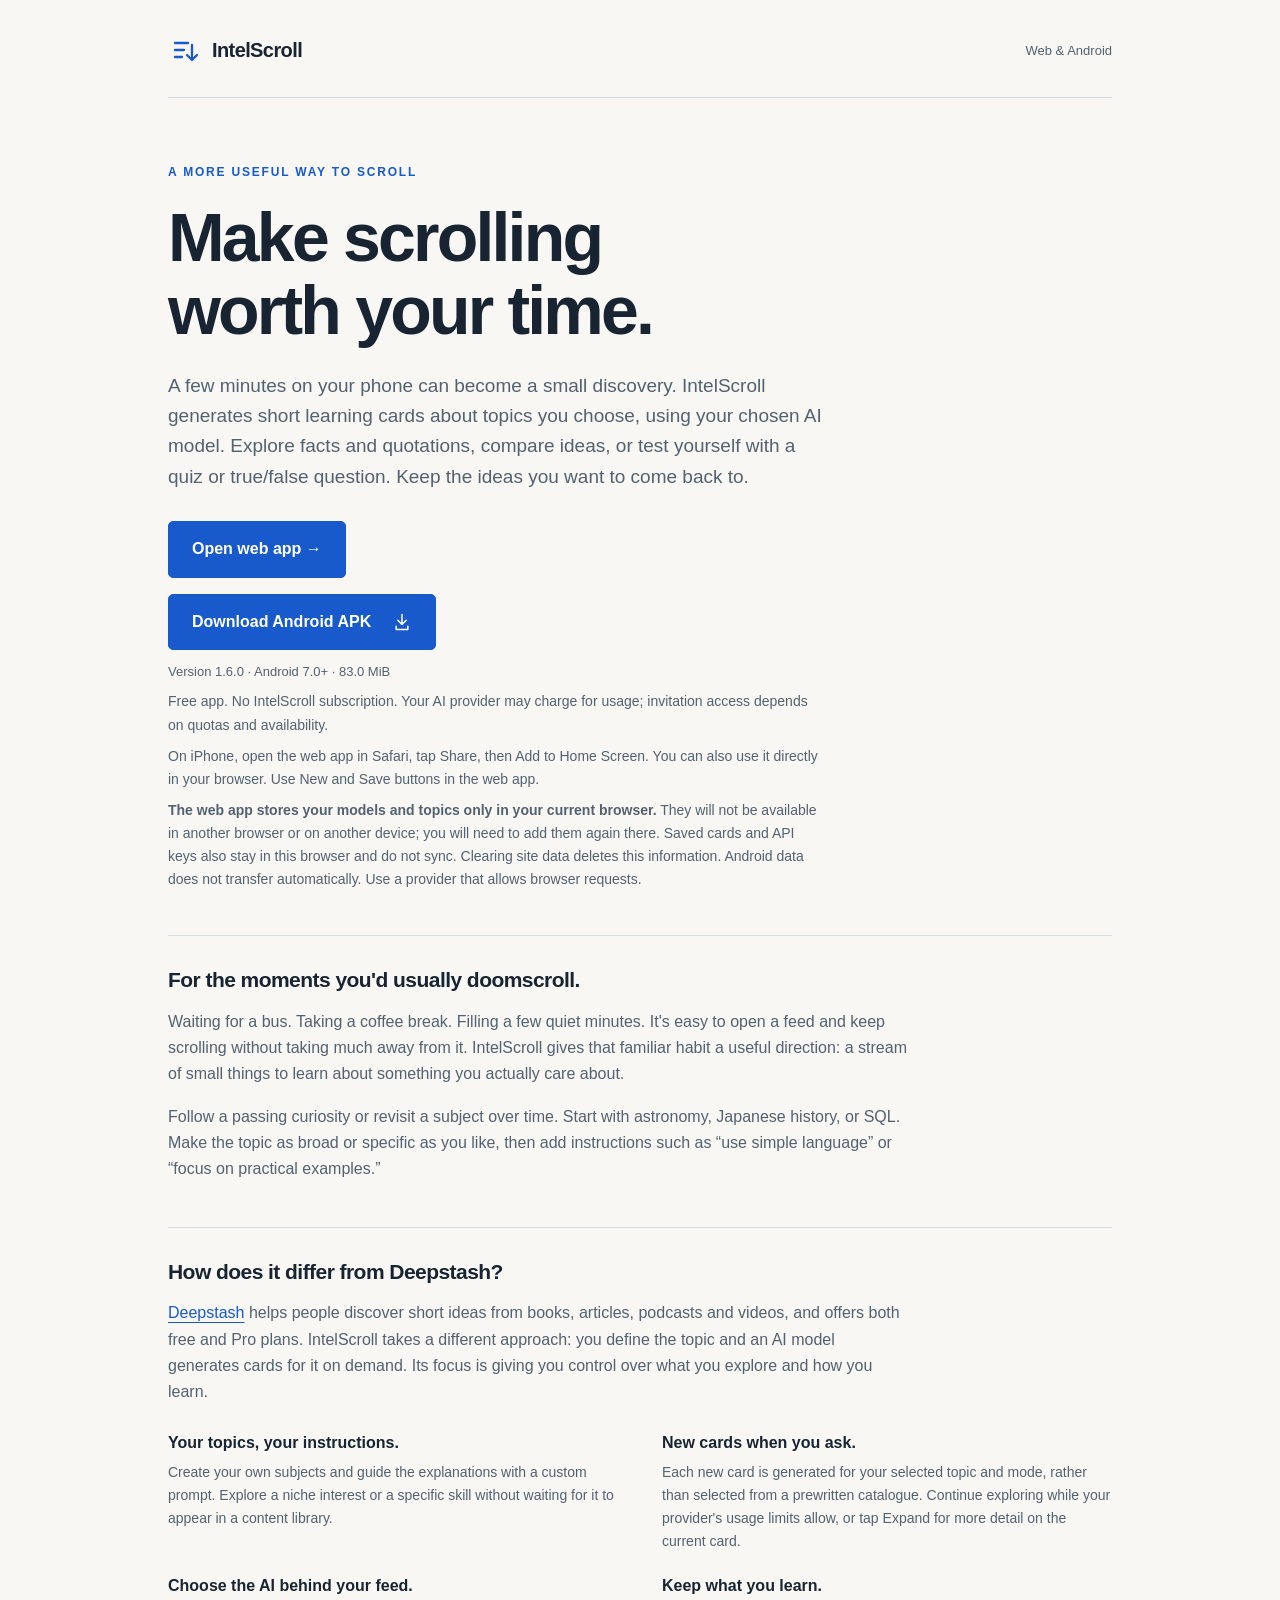
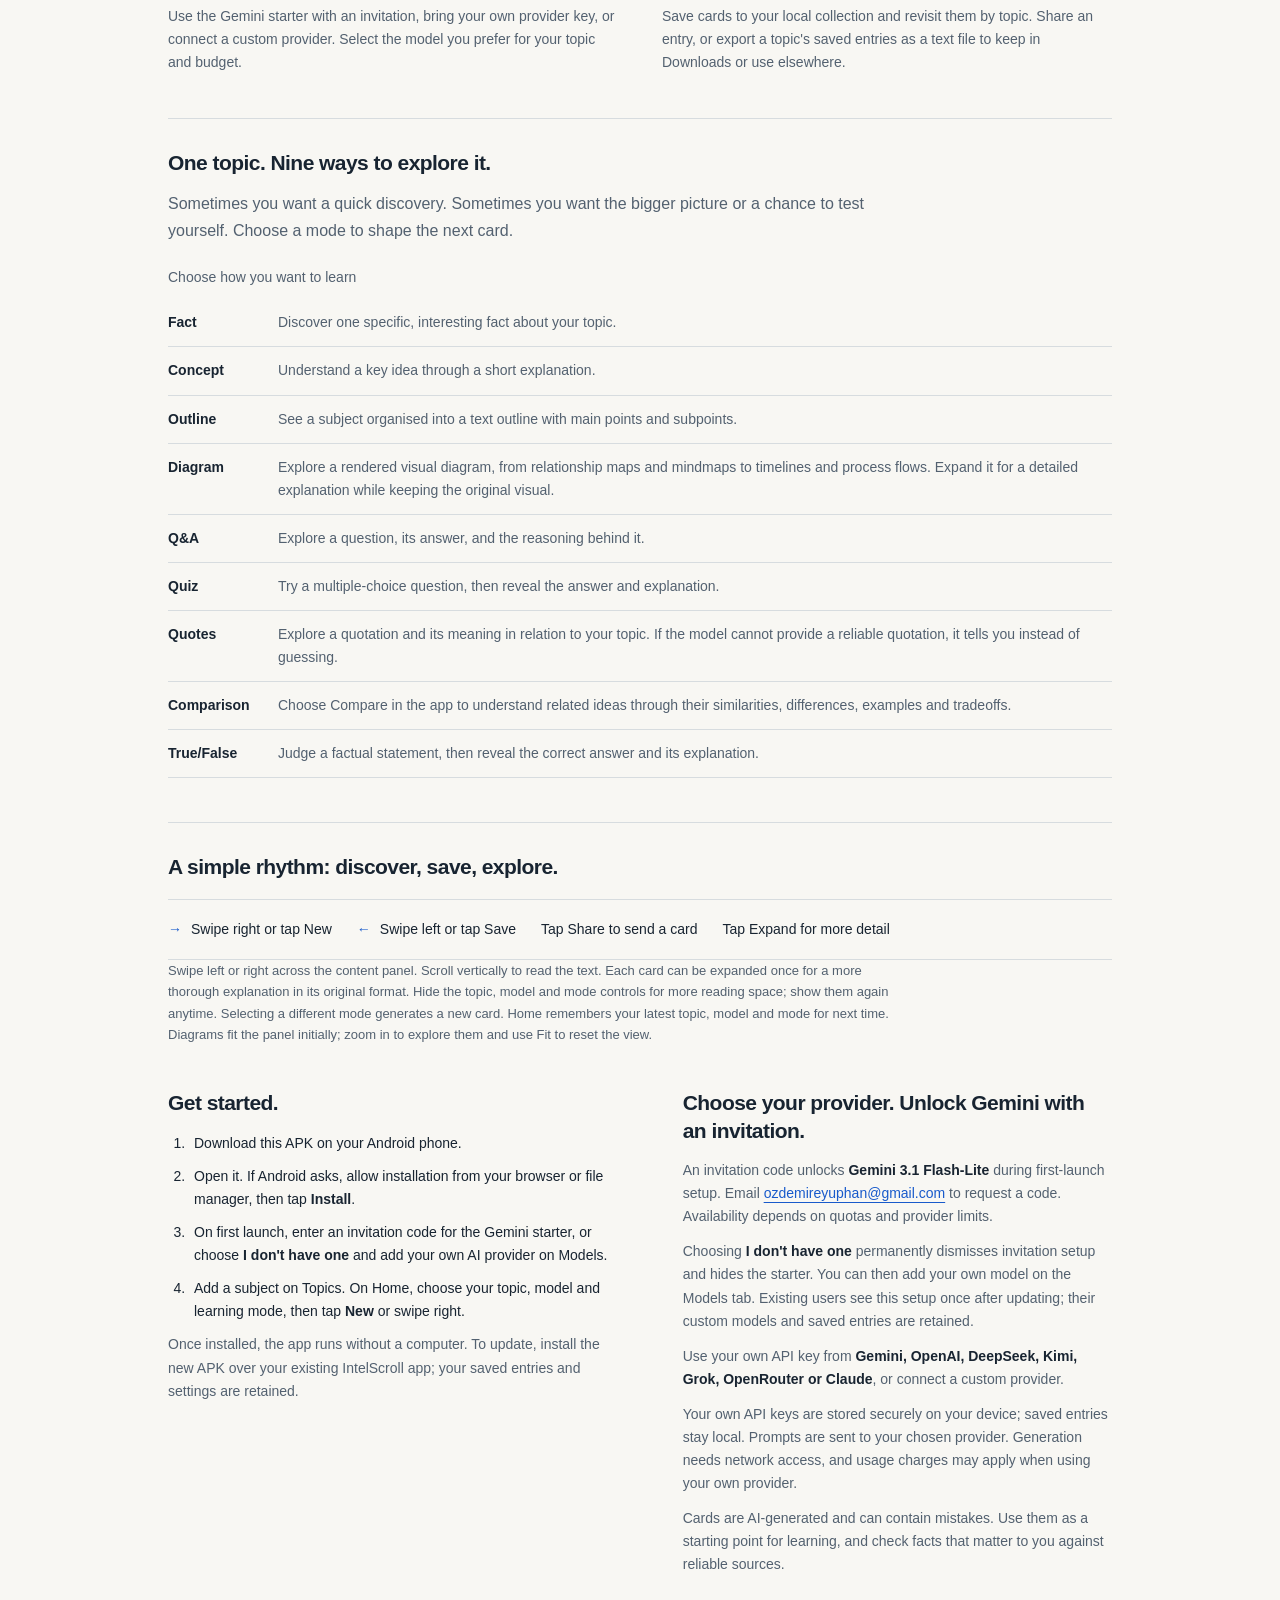
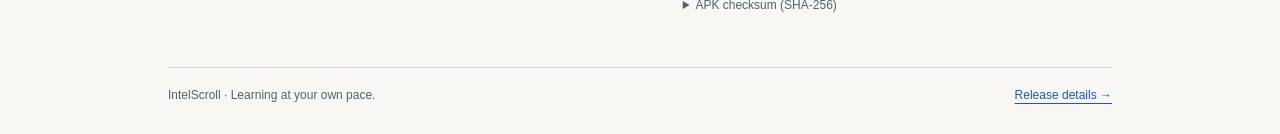
<file: index.html>
<!doctype html>
<html lang="en">
<head>
  <meta charset="utf-8">
  <meta name="viewport" content="width=device-width, initial-scale=1">
  <meta name="theme-color" content="#f8f7f3">
  <meta name="description" content="Make spare moments more useful with IntelScroll: AI-generated learning cards on your own topics, nine learning modes, visual diagrams, and your choice of AI provider. Free Android app; provider usage may cost extra.">
  <title>IntelScroll</title>
  <style>
    :root { color-scheme: light; --paper: #f8f7f3; --ink: #182431; --muted: #536170; --blue: #185acb; --line: #d7dcdF; }
    * { box-sizing: border-box; }
    body { margin: 0; background: var(--paper); color: var(--ink); font-family: -apple-system, BlinkMacSystemFont, "Segoe UI", sans-serif; font-size: 16px; line-height: 1.65; }
    a { color: var(--blue); text-underline-offset: 4px; }
    a:hover { text-decoration-thickness: 2px; }
    a:focus-visible, summary:focus-visible { outline: 3px solid var(--blue); outline-offset: 5px; }
    .page { max-width: 1032px; margin: auto; padding: 34px 44px 28px; }
    header { display: flex; align-items: center; gap: 12px; padding-bottom: 30px; border-bottom: 1px solid var(--line); }
    .mark { display: block; width: 32px; height: 32px; color: var(--blue); flex: 0 0 auto; }
    .wordmark { font-weight: 750; font-size: 20px; letter-spacing: -.6px; }
    .platform { margin-left: auto; font-size: 13px; color: var(--muted); }
    main { padding-top: 65px; }
    .eyebrow { margin: 0 0 18px; font-size: 12px; font-weight: 750; letter-spacing: 1.8px; text-transform: uppercase; color: var(--blue); }
    h1 { max-width: 740px; margin: 0 0 23px; font-size: clamp(42px, 6vw, 68px); font-weight: 750; line-height: 1.08; letter-spacing: -2.8px; }
    .intro { max-width: 655px; margin: 0 0 29px; font-size: 19px; color: var(--muted); line-height: 1.6; }
    .download { display: inline-flex; align-items: center; justify-content: center; gap: 21px; padding: 14px 23px; border: 1px solid var(--blue); background: var(--blue); color: #fff; font-size: 16px; font-weight: 650; text-decoration: none; border-radius: 5px; transition: background .15s ease, transform .15s ease; }
    .download:hover { background: #12489f; border-color: #12489f; }
    .download:active { transform: translateY(1px); }
    .download svg { width: 20px; height: 20px; }
    .metadata { margin: 11px 0 0; font-size: 13px; color: var(--muted); }
    .pricing { max-width: 655px; margin: 8px 0 0; font-size: 14px; color: var(--muted); }
    .story { margin-top: 44px; padding-top: 30px; border-top: 1px solid var(--line); }
    .story > p { max-width: 740px; margin: 0 0 16px; color: var(--muted); }
    .features { display: grid; grid-template-columns: 1fr 1fr; gap: 22px 44px; margin: 26px 0 0; }
    h3 { margin: 0 0 7px; font-size: 16px; line-height: 1.4; }
    .features p { margin: 0; font-size: 14px; color: var(--muted); }
    .modes { width: 100%; margin-top: 22px; border-collapse: collapse; font-size: 14px; }
    .modes caption { text-align: left; margin-bottom: 10px; color: var(--muted); }
    .modes th, .modes td { padding: 12px 0; text-align: left; vertical-align: top; border-bottom: 1px solid var(--line); }
    .modes th { width: 110px; padding-right: 20px; font-weight: 650; }
    .modes td { color: var(--muted); }
    .gestures { display: flex; flex-wrap: wrap; gap: 12px 25px; margin: 18px 0 0; padding: 18px 0; border-top: 1px solid var(--line); border-bottom: 1px solid var(--line); }
    .gestures span { display: inline-flex; align-items: center; gap: 9px; font-size: 14px; }
    .arrow { color: var(--blue); font-size: 21px; line-height: 1; font-weight: 600; }
    .mode-note { margin: 10px 0 0; color: var(--muted); font-size: 13px; }
    .information { display: grid; grid-template-columns: 1.05fr 1fr; gap: 64px; margin-top: 44px; }
    h2 { margin: 0 0 15px; font-size: 21px; letter-spacing: -.55px; line-height: 1.3; }
    ol { margin: 0; padding-left: 21px; }
    li { padding-left: 5px; margin: 0 0 10px; font-size: 14px; }
    .information p { margin: 0 0 12px; font-size: 14px; color: var(--muted); }
    .information strong { color: var(--ink); font-weight: 650; }
    details { margin-top: 19px; font-size: 12px; color: var(--muted); }
    summary { cursor: pointer; width: fit-content; }
    details code { display: block; margin-top: 10px; padding: 10px 12px; border: 1px solid var(--line); border-radius: 3px; font-size: 11px; overflow-wrap: anywhere; word-break: break-word; }
    footer { display: flex; justify-content: space-between; flex-wrap: wrap; gap: 10px 24px; margin-top: 52px; padding-top: 18px; border-top: 1px solid var(--line); color: var(--muted); font-size: 12px; }
    footer p { margin: 0; }
    @media (max-width: 620px) {
      .page { padding: 23px 24px; }
      header { padding-bottom: 21px; }
      main { padding-top: 41px; }
      h1 { font-size: clamp(38px, 9vw, 52px); letter-spacing: -1.7px; }
      .intro { font-size: 17px; }
      .information { grid-template-columns: 1fr; gap: 29px; margin-top: 33px; }
      .story { margin-top: 33px; padding-top: 25px; }
      .features { grid-template-columns: 1fr; gap: 20px; }
      .modes th { width: 85px; padding-right: 12px; }
      .gestures { display: grid; grid-template-columns: 1fr 1fr; gap: 13px; }
      footer { margin-top: 34px; }
    }
    @media (prefers-reduced-motion: reduce) { .download { transition: none; } }
  </style>
</head>
<body>
  <div class="page">
    <header>
      <svg class="mark" viewBox="0 0 32 32" fill="none" aria-hidden="true"><path d="M7 8h13M7 15h9M7 22h7M24 10v15m-5-5 5 5 5-5" stroke="currentColor" stroke-width="2.3" stroke-linecap="round" stroke-linejoin="round"/></svg>
      <span class="wordmark">IntelScroll</span>
      <span class="platform">Web &amp; Android</span>
    </header>
    <main>
      <section aria-labelledby="headline">
        <p class="eyebrow">A more useful way to scroll</p>
        <h1 id="headline">Make scrolling<br>worth your time.</h1>
        <p class="intro">A few minutes on your phone can become a small discovery. IntelScroll generates short learning cards about topics you choose, using your chosen AI model. Explore facts and quotations, compare ideas, or test yourself with a quiz or true/false question. Keep the ideas you want to come back to.</p>
        <p><a class="download" href="./app/">Open web app &rarr;</a></p>
        <a class="download" href="https://github.com/EyuphanOzdemir/intelscroll/releases/download/v1.6.0/IntelScroll-1.6.0.apk">Download Android APK<svg viewBox="0 0 24 24" fill="none" aria-hidden="true"><path d="M12 3v12m-5-5 5 5 5-5M5 17v4h14v-4" stroke="currentColor" stroke-width="1.8" stroke-linecap="round" stroke-linejoin="round"/></svg></a>
        <p class="metadata">Version 1.6.0 &middot; Android 7.0+ &middot; 83.0 MiB</p>
        <p class="pricing">Free app. No IntelScroll subscription. Your AI provider may charge for usage; invitation access depends on quotas and availability.</p>
        <p class="pricing">On iPhone, open the web app in Safari, tap Share, then Add to Home Screen. You can also use it directly in your browser. Use New and Save buttons in the web app.</p>
        <p class="pricing"><strong>The web app stores your models and topics only in your current browser.</strong> They will not be available in another browser or on another device; you will need to add them again there. Saved cards and API keys also stay in this browser and do not sync. Clearing site data deletes this information. Android data does not transfer automatically. Use a provider that allows browser requests.</p>
      </section>
      <section class="story" aria-labelledby="purpose-heading">
        <h2 id="purpose-heading">For the moments you'd usually doomscroll.</h2>
        <p>Waiting for a bus. Taking a coffee break. Filling a few quiet minutes. It's easy to open a feed and keep scrolling without taking much away from it. IntelScroll gives that familiar habit a useful direction: a stream of small things to learn about something you actually care about.</p>
        <p>Follow a passing curiosity or revisit a subject over time. Start with astronomy, Japanese history, or SQL. Make the topic as broad or specific as you like, then add instructions such as “use simple language” or “focus on practical examples.”</p>
      </section>
      <section class="story" aria-labelledby="difference-heading">
        <h2 id="difference-heading">How does it differ from Deepstash?</h2>
        <p><a href="https://deepstash.com/">Deepstash</a> helps people discover short ideas from books, articles, podcasts and videos, and offers both free and Pro plans. IntelScroll takes a different approach: you define the topic and an AI model generates cards for it on demand. Its focus is giving you control over what you explore and how you learn.</p>
        <div class="features">
          <div>
            <h3>Your topics, your instructions.</h3>
            <p>Create your own subjects and guide the explanations with a custom prompt. Explore a niche interest or a specific skill without waiting for it to appear in a content library.</p>
          </div>
          <div>
            <h3>New cards when you ask.</h3>
            <p>Each new card is generated for your selected topic and mode, rather than selected from a prewritten catalogue. Continue exploring while your provider's usage limits allow, or tap Expand for more detail on the current card.</p>
          </div>
          <div>
            <h3>Choose the AI behind your feed.</h3>
            <p>Use the Gemini starter with an invitation, bring your own provider key, or connect a custom provider. Select the model you prefer for your topic and budget.</p>
          </div>
          <div>
            <h3>Keep what you learn.</h3>
            <p>Save cards to your local collection and revisit them by topic. Share an entry, or export a topic's saved entries as a text file to keep in Downloads or use elsewhere.</p>
          </div>
        </div>
      </section>
      <section class="story" aria-labelledby="modes-heading">
        <h2 id="modes-heading">One topic. Nine ways to explore it.</h2>
        <p>Sometimes you want a quick discovery. Sometimes you want the bigger picture or a chance to test yourself. Choose a mode to shape the next card.</p>
        <table class="modes">
          <caption>Choose how you want to learn</caption>
          <tbody>
            <tr><th scope="row">Fact</th><td>Discover one specific, interesting fact about your topic.</td></tr>
            <tr><th scope="row">Concept</th><td>Understand a key idea through a short explanation.</td></tr>
            <tr><th scope="row">Outline</th><td>See a subject organised into a text outline with main points and subpoints.</td></tr>
            <tr><th scope="row">Diagram</th><td>Explore a rendered visual diagram, from relationship maps and mindmaps to timelines and process flows. Expand it for a detailed explanation while keeping the original visual.</td></tr>
            <tr><th scope="row">Q&amp;A</th><td>Explore a question, its answer, and the reasoning behind it.</td></tr>
            <tr><th scope="row">Quiz</th><td>Try a multiple-choice question, then reveal the answer and explanation.</td></tr>
            <tr><th scope="row">Quotes</th><td>Explore a quotation and its meaning in relation to your topic. If the model cannot provide a reliable quotation, it tells you instead of guessing.</td></tr>
            <tr><th scope="row">Comparison</th><td>Choose Compare in the app to understand related ideas through their similarities, differences, examples and tradeoffs.</td></tr>
            <tr><th scope="row">True/False</th><td>Judge a factual statement, then reveal the correct answer and its explanation.</td></tr>
          </tbody>
        </table>
      </section>
      <section class="story" aria-labelledby="controls-heading">
        <h2 id="controls-heading">A simple rhythm: discover, save, explore.</h2>
        <div class="gestures" aria-label="Current app controls">
          <span><span class="arrow" aria-hidden="true">&rarr;</span> Swipe right or tap New</span>
          <span><span class="arrow" aria-hidden="true">&larr;</span> Swipe left or tap Save</span>
          <span>Tap Share to send a card</span>
          <span>Tap Expand for more detail</span>
        </div>
        <p class="mode-note">Swipe left or right across the content panel. Scroll vertically to read the text. Each card can be expanded once for a more thorough explanation in its original format. Hide the topic, model and mode controls for more reading space; show them again anytime. Selecting a different mode generates a new card. Home remembers your latest topic, model and mode for next time. Diagrams fit the panel initially; zoom in to explore them and use Fit to reset the view.</p>
      </section>
      <div class="information">
        <section aria-labelledby="install-heading">
          <h2 id="install-heading">Get started.</h2>
          <ol>
            <li>Download this APK on your Android phone.</li>
            <li>Open it. If Android asks, allow installation from your browser or file manager, then tap <strong>Install</strong>.</li>
            <li>On first launch, enter an invitation code for the Gemini starter, or choose <strong>I don't have one</strong> and add your own AI provider on Models.</li>
            <li>Add a subject on Topics. On Home, choose your topic, model and learning mode, then tap <strong>New</strong> or swipe right.</li>
          </ol>
          <p>Once installed, the app runs without a computer. To update, install the new APK over your existing IntelScroll app; your saved entries and settings are retained.</p>
        </section>
        <section aria-labelledby="provider-heading">
          <h2 id="provider-heading">Choose your provider. Unlock Gemini with an invitation.</h2>
          <p>An invitation code unlocks <strong>Gemini 3.1 Flash-Lite</strong> during first-launch setup. Email <a href="mailto:ozdemireyuphan@gmail.com?subject=IntelScroll%20invitation%20code">ozdemireyuphan@gmail.com</a> to request a code. Availability depends on quotas and provider limits.</p>
          <p>Choosing <strong>I don't have one</strong> permanently dismisses invitation setup and hides the starter. You can then add your own model on the Models tab. Existing users see this setup once after updating; their custom models and saved entries are retained.</p>
          <p>Use your own API key from <strong>Gemini, OpenAI, DeepSeek, Kimi, Grok, OpenRouter or Claude</strong>, or connect a custom provider.</p>
          <p>Your own API keys are stored securely on your device; saved entries stay local. Prompts are sent to your chosen provider. Generation needs network access, and usage charges may apply when using your own provider.</p>
          <p>Cards are AI-generated and can contain mistakes. Use them as a starting point for learning, and check facts that matter to you against reliable sources.</p>
          <details>
            <summary>APK checksum (SHA-256)</summary>
            <code>def20f35e919b7452b305883226db9f9b37947ee8a29ed0c492522eacf6bacae</code>
          </details>
        </section>
      </div>
    </main>
    <footer>
      <p>IntelScroll &middot; Learning at your own pace.</p>
      <a href="https://github.com/EyuphanOzdemir/intelscroll/releases/tag/v1.6.0">Release details &rarr;</a>
    </footer>
  </div>
</body>
</html>
</file>
